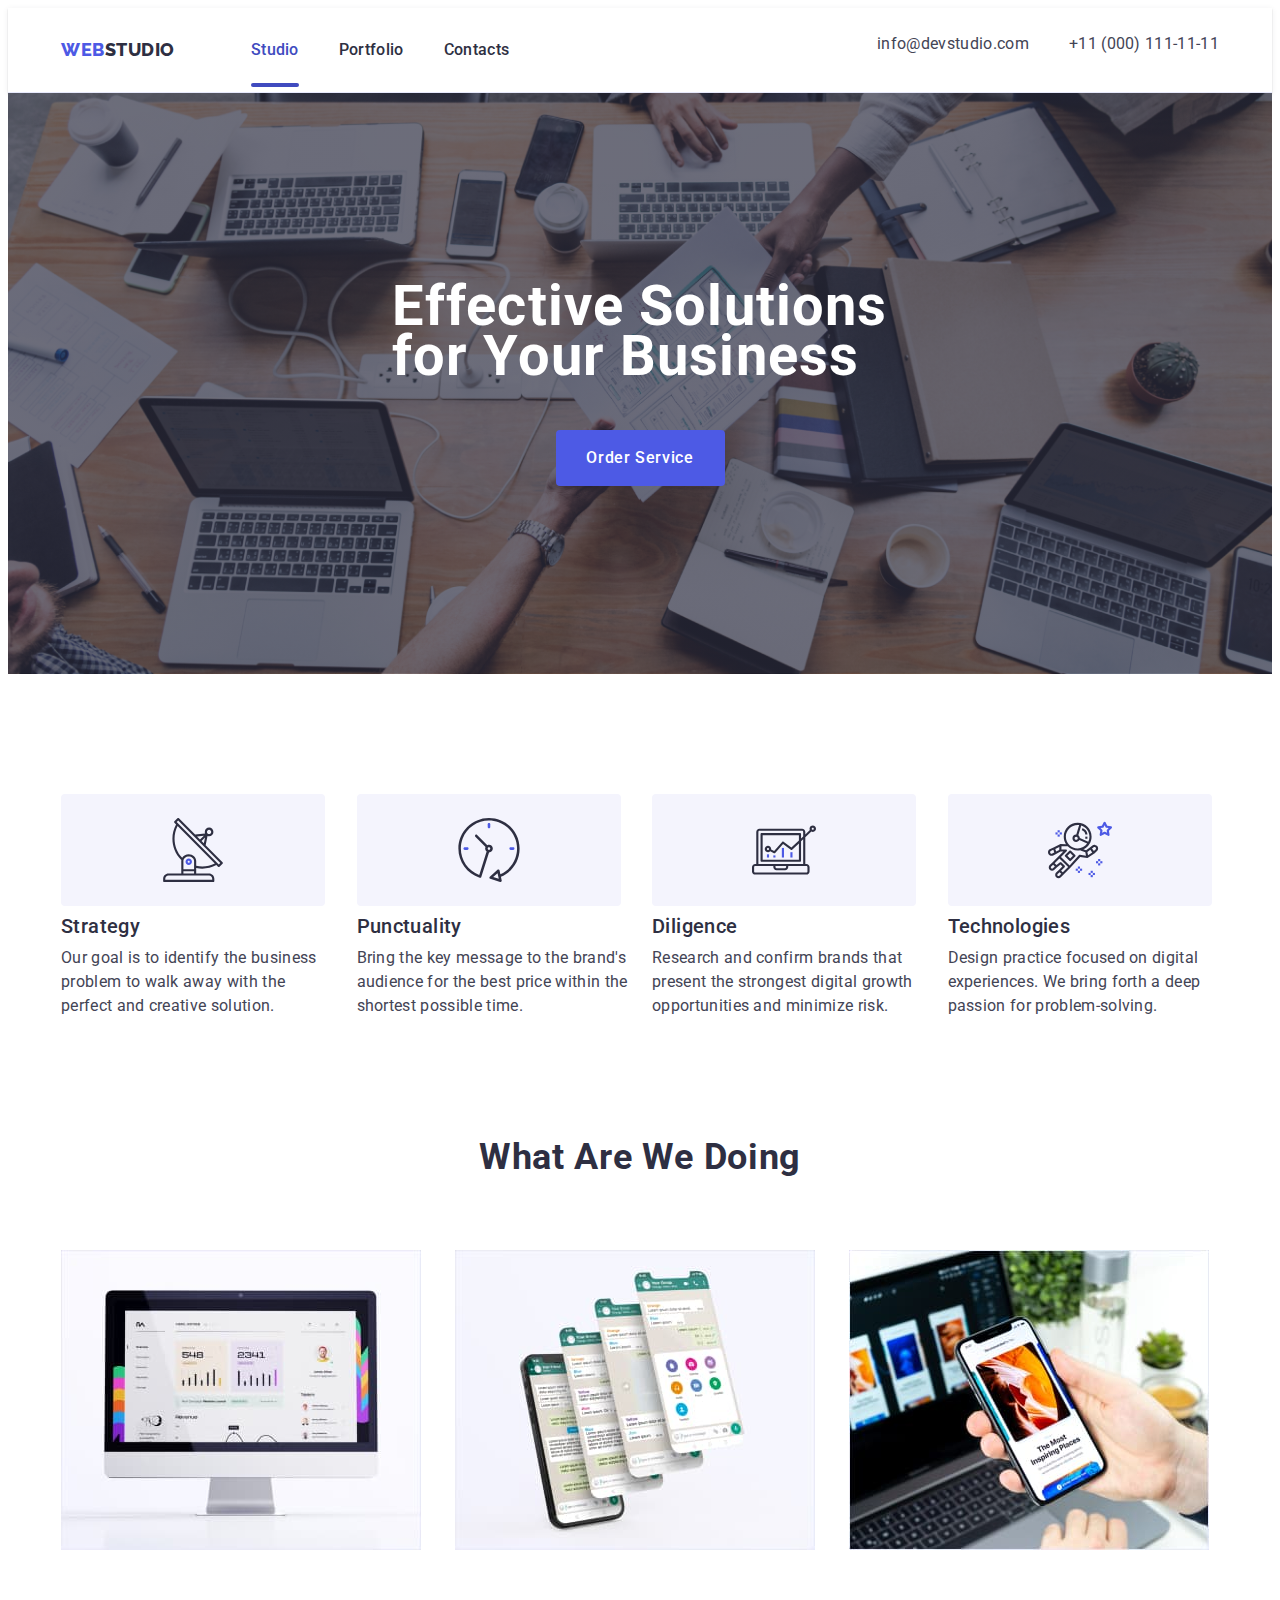
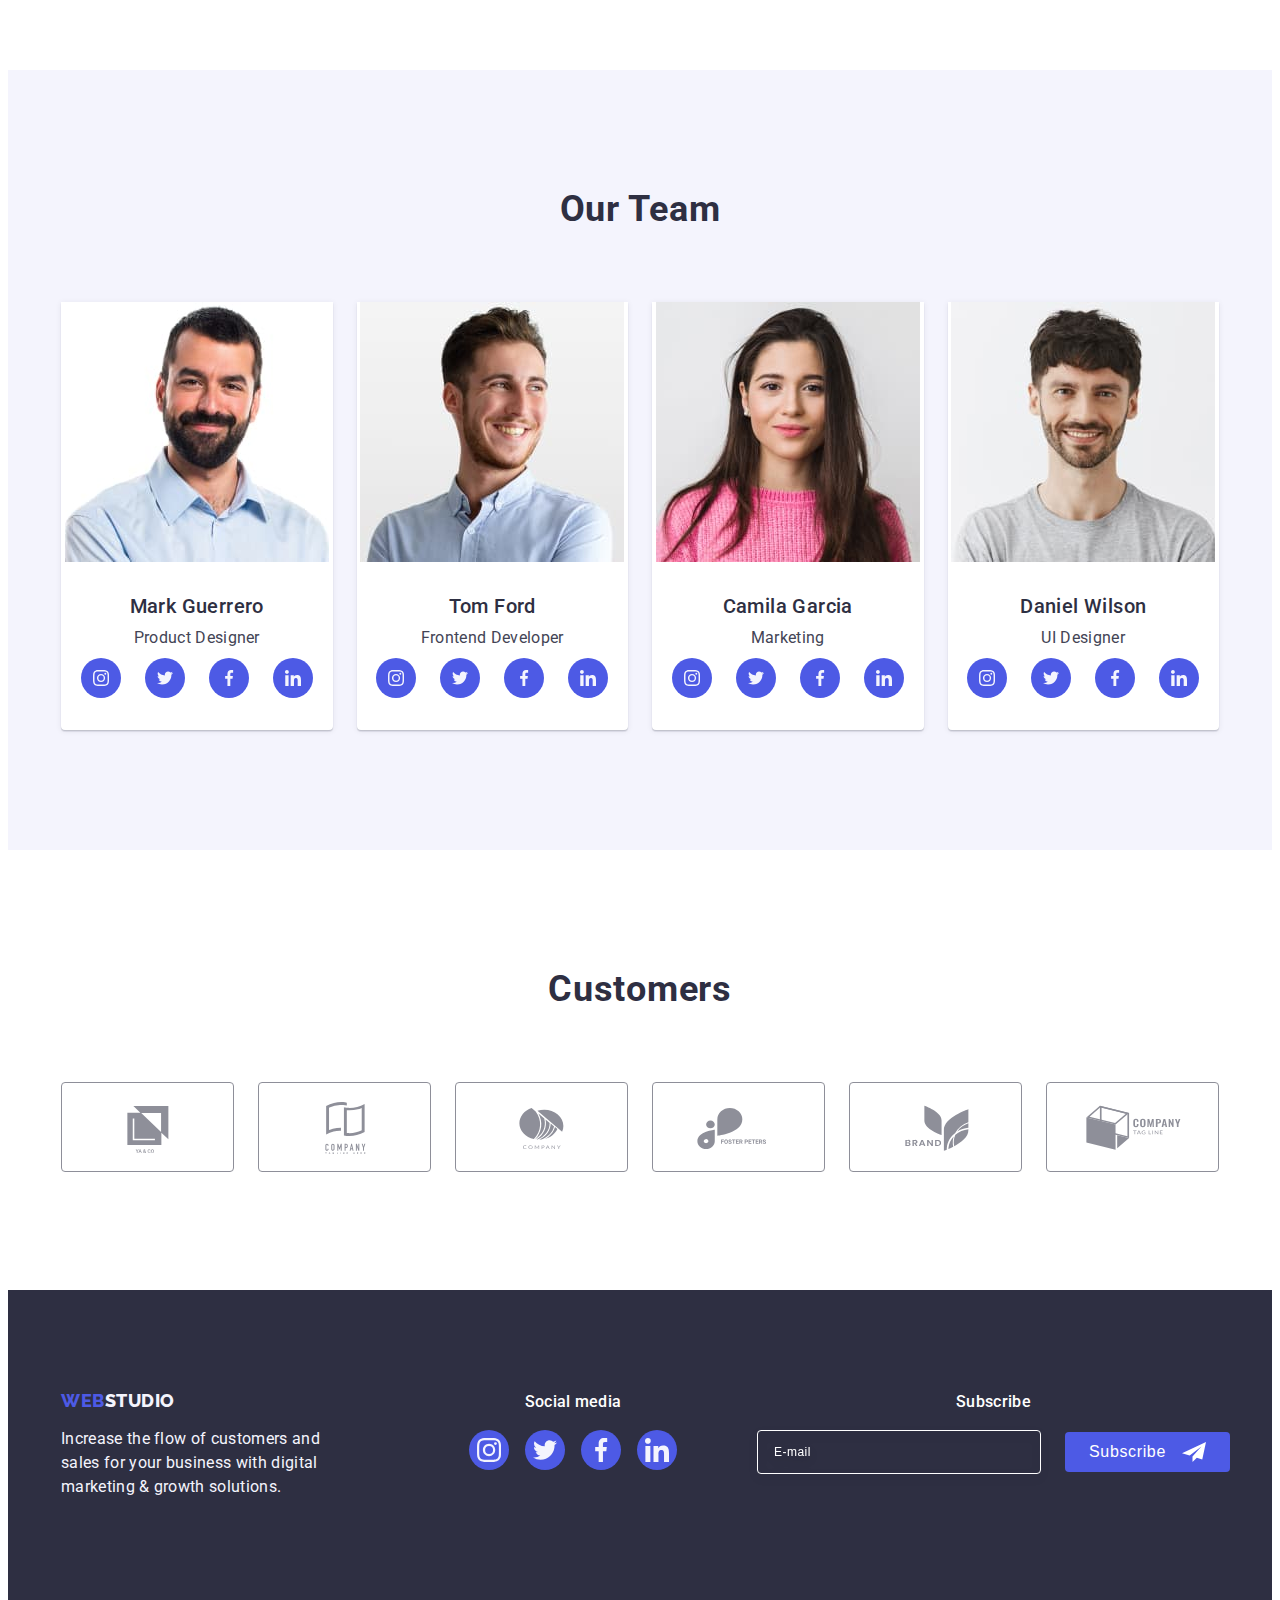
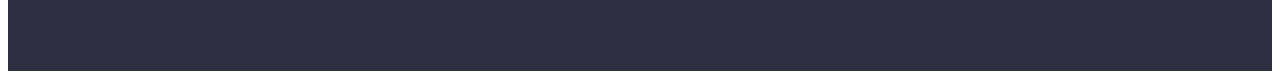
<file: index.html>
<!DOCTYPE html>
<html lang="en">

<head>
    <meta charset="UTF-8">
    <meta name="viewport" content="width=device-width, initial-scale=1.0">
    <title>WebStudio</title>
    <link rel="preconnect" href="https://fonts.googleapis.com">
    <link rel="preconnect" href="https://fonts.gstatic.com" crossorigin>
    <link
        href="https://fonts.googleapis.com/css2?family=Raleway:wght@800&family=Roboto:wght@400;500;700;900&display=swap"
        rel="stylesheet">
    <link rel="stylesheet" href="https://cdnjs.cloudflare.com/ajax/libs/modern-normalize/2.0.0/modern-normalize.min.css"
        integrity="sha512-4xo8blKMVCiXpTaLzQSLSw3KFOVPWhm/TRtuPVc4WG6kUgjH6J03IBuG7JZPkcWMxJ5huwaBpOpnwYElP/m6wg=="
        crossorigin="anonymous" referrerpolicy="no-referrer" />
    <link rel="stylesheet" href="./css/style.css">
    <link rel="stylesheet" href="./css/media.css">
</head>

<body>
    <header class="header">
        <div class="container header-container">
            <nav class="header-navigation">
                <a class="header-logo link" href="./portfolio.html">Web<span
                        class="header-logo-accent">Studio</span></a>
                <ul class="header-menu list">
                    <li class="header-menu-item"><a class="header-menu-link link current" href="./index.html">Studio</a>
                    </li>
                    <li class="header-menu-item"><a class="header-menu-link link " href="./portfolio.html">Portfolio</a>
                    </li>
                    <li class="header-menu-item"><a class="header-menu-link link" href="">Contacts</a></li>
                </ul>
            </nav>
            <div class="header-address">
                <ul class="header-address-item list">
                    <li class="header-address-link">
                        <a class="header-address-info link" href="mailto:info@devstudio.com">info@devstudio.com</a>
                    </li>
                    <li class="header-address-link">
                        <a class="header-address-info link" href="tel:+110001111111">+11 (000) 111-11-11</a>
                    </li>
                </ul>
            </div>
            <button type="button" class="menu-open-btn" data-menu-open>
                <svg class="header-icon" width="32" height="22">
                    <use href="./images/icons.svg#icon-menu-hamburger"></use>
                </svg>
            </button>
        </div>
        <div class="mob-menu is-hidden" data-menu>
            <div>
                <button type="button" class="menu-close-btn" data-menu-close>
                    <svg class="modal-icon-close" width="8" height="8">
                        <use href="./images/icons.svg#icon-close-black"></use>
                    </svg>
                </button>
                <nav>
                    <ul class="mob-menu-list list">
                        <li class="mob-menu-item"><a class="mob-menu-link link current" href="./index.html">Studio</a>
                        </li>
                        <li class="mob-menu-item"><a class="mob-menu-link link" href="./portfolio.html">Portfolio</a>
                        </li>
                        <li class="mob-menu-item"><a class="mob-menu-link link" href="">Contacts</a></li>
                    </ul>
                </nav>
            </div>
            <address class="mob-address">
                <ul class="mob-address-item list">
                    <li class="mob-address-link-tel">
                        <a class="mob-address-tel link" href="tel:+110001111111">+11 (000) 111-11-11</a>
                    </li>
                    <li class="mob-address-link">
                        <a class="mob-address-email link" href="mailto:info@devstudio.com">info@devstudio.com</a>
                    </li>
                </ul>
                <ul class="mob-media-list list">
                    <li class="mob-media-icon">
                        <a class="mob-media" href="" aria-label="instagram" target="_blank" rel="no-referrer">
                            <svg class="mob-icon" width="24" height="24">
                                <use href="./images/icons.svg#icon-instagram"></use>
                            </svg>
                        </a>
                    </li>
                    <li class="mob-media-icon">
                        <a class="mob-media" href="" aria-label="twitter" target="_blank" rel="no-referrer">
                            <svg class="mob-icon" width="24" height="24">
                                <use href="./images/icons.svg#icon-twitter"></use>
                            </svg>
                        </a>
                    </li>
                    <li class="mob-media-icon">
                        <a class="mob-media" href="" aria-label="facebook" target="_blank" rel="no-referrer">
                            <svg class="mob-icon" width="24" height="24">
                                <use href="./images/icons.svg#icon-facebook"></use>
                            </svg>
                        </a>
                    </li>
                    <li class="mob-media-icon">
                        <a class="mob-media" href="" aria-label="linkedin" target="_blank" rel="no-referrer">
                            <svg class="mob-icon" width="24" height="24">
                                <use href="./images/icons.svg#icon-linkedin"></use>
                            </svg>
                        </a>
                    </li>
                </ul>
            </address>
        </div>
        </div>
    </header>
    <main>
        <section class="hero">
            <div class="container hero-container">
                <h1 class="hero-title">
                    Effective Solutions
                    for Your Business
                </h1>
                <button type="button" class="hero-btn" data-modal-open>Order Service</button>
            </div>
        </section>
        <section class="advantages">
            <div class="container">
                <h2 class="visually-hidden">Advantages</h2>
                <ul class="advantages-list list">
                    <li class="advantages-item">
                        <div class="advantages-block">
                            <svg class="advantages-item-icon" width="64" height="64">
                                <use href="./images/icons.svg#icon-antenna"></use>
                            </svg>
                        </div>
                        <h3 class="advantages-subtitle">Strategy</h3>
                        <p class="advantages-item-text">
                            Our goal is to identify the business
                            problem to walk away with the perfect and creative solution.
                        </p>
                    </li>
                    <li class="advantages-item">
                        <div class="advantages-block">
                            <svg class="advantages-item-icon" width="64" height="64">
                                <use href="./images/icons.svg#icon-clock"></use>
                            </svg>
                        </div>
                        <h3 class="advantages-subtitle">Punctuality</h3>
                        <p class="advantages-item-text">
                            Bring the key message to the brand's audience for the best price within the shortest
                            possible
                            time.
                        </p>
                    </li>
                    <li class="advantages-item">
                        <div class="advantages-block">
                            <svg class="advantages-item-icon" width="64" height="64">
                                <use href="./images/icons.svg#icon-diagram"></use>
                            </svg>
                        </div>
                        <h3 class="advantages-subtitle">Diligence</h3>
                        <p class="advantages-item-text">
                            Research and confirm brands that present the strongest digital growth opportunities and
                            minimize
                            risk.
                        </p>
                    </li>
                    <li class="advantages-item">
                        <div class="advantages-block">
                            <svg class="advantages-item-icon" width="64" height="64">
                                <use href="./images/icons.svg#icon-astronaut"></use>
                            </svg>
                        </div>
                        <h3 class="advantages-subtitle">Technologies</h3>
                        <p class="advantages-item-text">
                            Design practice focused on digital experiences. We bring forth a deep passion for
                            problem-solving.
                        </p>
                    </li>
                </ul>
            </div>
        </section>
        <section id="wedoing" class="wedoing">
            <div class="container">
                <h2 class="wedoing-title">What are we doing</h2>
                <ul class="wedoing-list list">
                    <li class="wedoing-img">
                        <img srcset="
                           ./images/monitor.jpg 1x,
                           ./images/monitor-2x.jpg 2x" src="./images/monitor.jpg" alt="monitor" width="360"
                            height="300" />
                    </li>
                    <li class="wedoing-img">
                        <img srcset="
                           ./images/tabs.jpg 1x,
                           ./images/tabs-2x.jpg 2x" src="./images/tabs.jpg" alt="tabs" width="360" height="300" />
                    </li>
                    <li class="wedoing-img">
                        <img srcset="
                           ./images/gadgets.jpg 1x,
                           ./images/gadgets-2x.jpg 2x" src="./images/gadgets.jpg" alt="gadgets" width="360"
                            height="300" />
                    </li>
                </ul>
            </div>
        </section>
        <section id="team" class="team">
            <div class="container">
                <h2 class="team-title">Our Team</h2>
                <ul class="team-title-list list">
                    <li class="team-advantages">
                        <img srcset="
                           ./images/mark.jpg 1x,
                           ./images/mark-2x.jpg 2x" src="./images/mark.jpg" alt="Mark Guerrero" class="team-images"
                            width="264" height="260" />
                        <div class="container-team">
                            <h3 class="team-name">Mark Guerrero</h3>
                            <p class="team-profession">Product Designer</p>
                            <ul class="team-media-list list">
                                <li class="team-media-icon">
                                    <a class="team-advantages-media" href="" aria-label="instagram" target="_blank"
                                        rel="no-referrer">
                                        <svg class="team-advantages-icon" width="16" height="16">
                                            <use href="./images/icons.svg#icon-instagram"></use>
                                        </svg>
                                    </a>
                                </li>
                                <li class="team-media-icon">
                                    <a class="team-advantages-media" href="" aria-label="twitter" target="_blank"
                                        rel="no-referrer">
                                        <svg class="team-advantages-icon" width="16" height="16">
                                            <use href="./images/icons.svg#icon-twitter"></use>
                                        </svg>
                                    </a>
                                </li>
                                <li class="team-media-icon">
                                    <a class="team-advantages-media" href="" aria-label="facebook" target="_blank"
                                        rel="no-referrer">
                                        <svg class="team-advantages-icon" width="16" height="16">
                                            <use href="./images/icons.svg#icon-facebook"></use>
                                        </svg>
                                    </a>
                                </li>
                                <li class="team-media-icon">
                                    <a class="team-advantages-media" href="" aria-label="linkedin" target="_blank"
                                        rel="no-referrer">
                                        <svg class="team-advantages-icon" width="16" height="16">
                                            <use href="./images/icons.svg#icon-linkedin"></use>
                                        </svg>
                                    </a>
                                </li>
                            </ul>
                        </div>
                    </li>
                    <li class="team-advantages">
                        <img srcset="
                           ./images/tom.jpg 1x,
                           ./images/tom-2x.jpg 2x" src="./images/tom.jpg" alt="Tom Ford" class="team-images"
                            width="264" height="260" />
                        <div class="container-team">
                            <h3 class="team-name">Tom Ford</h3>
                            <p class="team-profession">Frontend Developer</p>
                            <ul class="team-media-list list">
                                <li class="team-media-icon">
                                    <a class="team-advantages-media" href="" aria-label="instagram" target="_blank"
                                        rel="no-referrer">
                                        <svg class="team-advantages-icon" width="16">
                                            <use href="./images/icons.svg#icon-instagram"></use>
                                        </svg>
                                    </a>
                                </li>
                                <li class="team-media-icon">
                                    <a class="team-advantages-media" href="" aria-label="twitter" target="_blank"
                                        rel="no-referrer">
                                        <svg class="team-advantages-icon" width="16">
                                            <use href="./images/icons.svg#icon-twitter"></use>
                                        </svg>
                                    </a>
                                </li>
                                <li class="team-media-icon">
                                    <a class="team-advantages-media" href="" aria-label="facebook" target="_blank"
                                        rel="no-referrer">
                                        <svg class="team-advantages-icon" width="16">
                                            <use href="./images/icons.svg#icon-facebook"></use>
                                        </svg>
                                    </a>
                                </li>
                                <li class="team-media-icon">
                                    <a class="team-advantages-media" href="" aria-label="linkedin" target="_blank"
                                        rel="no-referrer">
                                        <svg class="team-advantages-icon" width="16">
                                            <use href="./images/icons.svg#icon-linkedin"></use>
                                        </svg>
                                    </a>
                                </li>
                            </ul>
                        </div>
                    </li>
                    <li class="team-advantages">
                        <img srcset="
                           ./images/camila.jpg 1x,
                           ./images/camila-2x.jpg 2x" src="./images/camila.jpg" alt="Camila Garcia" class="team-images"
                            width="264" height="260" />
                        <div class="container-team">
                            <h3 class="team-name">Camila Garcia</h3>
                            <p class="team-profession">Marketing</p>
                            <ul class="team-media-list list">
                                <li class="team-media-icon">
                                    <a class="team-advantages-media" href="" aria-label="instagram" target="_blank"
                                        rel="no-referrer">
                                        <svg class="team-advantages-icon" width="16" height="16">
                                            <use href="./images/icons.svg#icon-instagram"></use>
                                        </svg>
                                    </a>
                                </li>
                                <li class="team-media-icon">
                                    <a class="team-advantages-media" href="" aria-label="twitter" target="_blank"
                                        rel="no-referrer">
                                        <svg class="team-advantages-icon" width="16" height="16">
                                            <use href="./images/icons.svg#icon-twitter"></use>
                                        </svg>
                                    </a>
                                </li>
                                <li class="team-media-icon">
                                    <a class="team-advantages-media" href="" aria-label="facebook" target="_blank"
                                        rel="no-referrer">
                                        <svg class="team-advantages-icon" width="16" height="16">
                                            <use href="./images/icons.svg#icon-facebook"></use>
                                        </svg>
                                    </a>
                                </li>
                                <li class="team-media-icon">
                                    <a class="team-advantages-media" href="" aria-label="linkedin" target="_blank"
                                        rel="no-referrer">
                                        <svg class="team-advantages-icon" width="16" height="16">
                                            <use href="./images/icons.svg#icon-linkedin"></use>
                                        </svg>
                                    </a>
                                </li>
                            </ul>
                        </div>
                    </li>
                    <li class="team-advantages">
                        <img srcset="
                           ./images/daniel.jpg 1x,
                           ./images/daniel-2x.jpg 2x" src="./images/daniel.jpg" alt="Daniel Wilson" class="team-images"
                            width="264" height="260" />
                        <div class="container-team">
                            <h3 class="team-name">Daniel Wilson</h3>
                            <p class="team-profession">UI Designer</p>
                            <ul class="team-media-list list">
                                <li class="team-media-icon">
                                    <a class="team-advantages-media" href="" aria-label="instagram" target="_blank"
                                        rel="no-referrer">
                                        <svg class="team-advantages-icon" width="16" height="16">
                                            <use href="./images/icons.svg#icon-instagram"></use>
                                        </svg>
                                    </a>
                                </li>
                                <li class="team-media-icon">
                                    <a class="team-advantages-media" href="" aria-label="twitter" target="_blank"
                                        rel="no-referrer">
                                        <svg class="team-advantages-icon" width="16" height="16">
                                            <use href="./images/icons.svg#icon-twitter"></use>
                                        </svg>
                                    </a>
                                </li>
                                <li class="team-media-icon">
                                    <a class="team-advantages-media" href="" aria-label="facebook" target="_blank"
                                        rel="no-referrer">
                                        <svg class="team-advantages-icon" width="16" height="16">
                                            <use href="./images/icons.svg#icon-facebook"></use>
                                        </svg>
                                    </a>
                                </li>
                                <li class="team-media-icon">
                                    <a class="team-advantages-media" href="" aria-label="linkedin" target="_blank"
                                        rel="no-referrer">
                                        <svg class="team-advantages-icon" width="16" height="16">
                                            <use href="./images/icons.svg#icon-linkedin"></use>
                                        </svg>
                                    </a>
                                </li>
                            </ul>
                        </div>
                    </li>
                </ul>
            </div>
        </section>
        <section class="companies">
            <div class="container">
                <h2 class="companies-title">Customers</h2>
                <ul class="companies-title-list list">
                    <li class="companies-list">
                        <a class="companies-list-icon" href="" aria-label="linkedin" target="_blank" rel="no-referrer">
                            <svg class="companies-icon" width="110" height="56">
                                <use href="./images/icons.svg#icon-client1"></use>
                            </svg>
                        </a>
                    </li>
                    <li class="companies-list">
                        <a class="companies-list-icon" href="" aria-label="linkedin" target="_blank" rel="no-referrer">
                            <svg class="companies-icon" width="110" height="56">
                                <use href="./images/icons.svg#icon-client2"></use>
                            </svg>
                        </a>
                    </li>
                    <li class="companies-list">
                        <a class="companies-list-icon" href="" aria-label="linkedin" target="_blank" rel="no-referrer">
                            <svg class="companies-icon" width="110" height="56">
                                <use href="./images/icons.svg#icon-client3"></use>
                            </svg>
                        </a>
                    </li>
                    <li class="companies-list">
                        <a class="companies-list-icon" href="" aria-label="linkedin" target="_blank" rel="no-referrer">
                            <svg class="companies-icon" width="110" height="56">
                                <use href="./images/icons.svg#icon-client4"></use>
                            </svg>
                        </a>
                    </li>
                    <li class="companies-list">
                        <a class="companies-list-icon" href="" aria-label="linkedin" target="_blank" rel="no-referrer">
                            <svg class="companies-icon" width="110" height="56">
                                <use href="./images/icons.svg#icon-client5"></use>
                            </svg>
                        </a>
                    </li>
                    <li class="companies-list">
                        <a class="companies-list-icon" href="" aria-label="linkedin" target="_blank" rel="no-referrer">
                            <svg class="companies-icon" width="110" height="56">
                                <use href="./images/icons.svg#icon-client6"></use>
                            </svg>
                        </a>
                    </li>
                </ul>
            </div>
        </section>
    </main>
    <footer id="footer" class="footer">
        <div class="container footer-cotainer">
            <div class="footer-cotainer-logo">
                <a class="footer-logo link" href="./index.html">Web<span class="footer-logo-accent">Studio</span></a>
                <p class="footer-text">
                    Increase the flow of customers and sales for your business with digital marketing & growth
                    solutions.
                </p>
            </div>
            <div class="footer-media">
                <p class="footer-media-title">Social media</p>
                <ul class="footer-media-list list">
                    <li class="footer-media-social">
                        <a class="footer-media-link link" href="" aria-label="instagram" target="_blank"
                            rel="no-referrer">
                            <svg class="footer-media-icon" width="24" height="24">
                                <use href="./images/icons.svg#icon-instagram"></use>
                            </svg>
                        </a>
                    </li>
                    <li class="footer-media-social">
                        <a class="footer-media-link link" href="" aria-label="twitter" target="_blank"
                            rel="no-referrer">
                            <svg class="footer-media-icon" width="24" height="24">
                                <use href="./images/icons.svg#icon-twitter"></use>
                            </svg>
                        </a>
                    </li>
                    <li class="footer-media-social">
                        <a class="footer-media-link link" href="" aria-label="facebook" target="_blank"
                            rel="no-referrer">
                            <svg class="footer-media-icon" width="24" height="24">
                                <use href="./images/icons.svg#icon-facebook"></use>
                            </svg>
                        </a>
                    </li>
                    <li class="footer-media-social">
                        <a class="footer-media-link link" href="" aria-label="linkedin" target="_blank"
                            rel="no-referrer">
                            <svg class="footer-media-icon" width="24" height="24">
                                <use href="./images/icons.svg#icon-linkedin"></use>
                            </svg>
                        </a>
                    </li>
                </ul>
            </div>
            <div class="footer-bottom">
                <p class="footer-subscribe">Subscribe</p>
                <form class="footer-form">
                    <label aria-label="email" class="footer-label">
                        <input type="email" name="footer-email" class="footer-input" placeholder="E-mail" />
                    </label>
                    <button type="submit" class="footer-form-btn">Subscribe
                        <svg class="footer-telegram" width="24" height="24">
                            <use href="./images/icons.svg#icon-telegram"></use>
                        </svg>
                    </button>
                </form>
            </div>
        </div>
    </footer>
    <div class="backdrop is-hidden" data-modal>
        <div class="modal">
            <button type="button" class="modal-close-btn" data-modal-close>
                <svg class="modal-icon-close" width="8" height="8">
                    <use href="./images/icons.svg#icon-close-black"></use>
                </svg>
            </button>
            <p class="modal-title">Leave your contacts and we will call you back</p>
            <form class="modal-form">
                <div class="modal-field">
                    <label for="user-name" class="input-label">Name</label>
                    <div class="input-wrap">
                        <input type="text" name="user-name" id="user-name" class="modal-input" placeholder=""
                            required />
                        <svg class="modal-input-icon" width="18" height="24">
                            <use href="./images/icons.svg#icon-person"></use>
                        </svg>
                    </div>
                </div>
                <div class="modal-field">
                    <label for="user-phone" class="input-label">Phone</label>
                    <div class="input-wrap">
                        <input type="tel" name="user-phone" id="user-phone" class="modal-input" placeholder=""
                            required />
                        <svg class="modal-input-icon" width="18" height="24">
                            <use href="./images/icons.svg#icon-phone"></use>
                        </svg>
                    </div>
                </div>
                <div class="modal-field">
                    <label for="user-email" class="input-label">Email</label>
                    <div class="input-wrap">
                        <input type="email" name="user-email" id="user-email" class="modal-input" placeholder="" />
                        <svg class="modal-input-icon" width="18" height="24">
                            <use href="./images/icons.svg#icon-email"></use>
                        </svg>
                    </div>
                </div>
                <div class="modal-field-comment">
                    <label for="user-comment" class="input-label">Comment</label>
                    <textarea name="user-comment" id="user-comment" class="modal-textarea"
                        placeholder="Text input"></textarea>
                </div>
                <div class="modal-check">
                    <input type="checkbox" name="user-privacy" id="user-privacy" value="true"
                        class="modal-check visually-hidden" />
                    <label for="user-privacy" class="check-text">
                        <span class="modal-icon-click">
                            <svg class="check-icon" width="10" height="8">
                                <use href="./images/icons.svg#icon-checked"></use>
                            </svg>
                        </span> I accept the terms and conditions of the
                        <a href="" class="privacy-link">Privacy Policy</a>
                    </label>
                </div>
                <button type="submit" class="modal-form-btn" disabled>Send</button>
            </form>
        </div>
    </div>
    <script src="./js/modal.js"></script>
    <script src="./js/menu.js"></script>
</body>

</html>
</file>
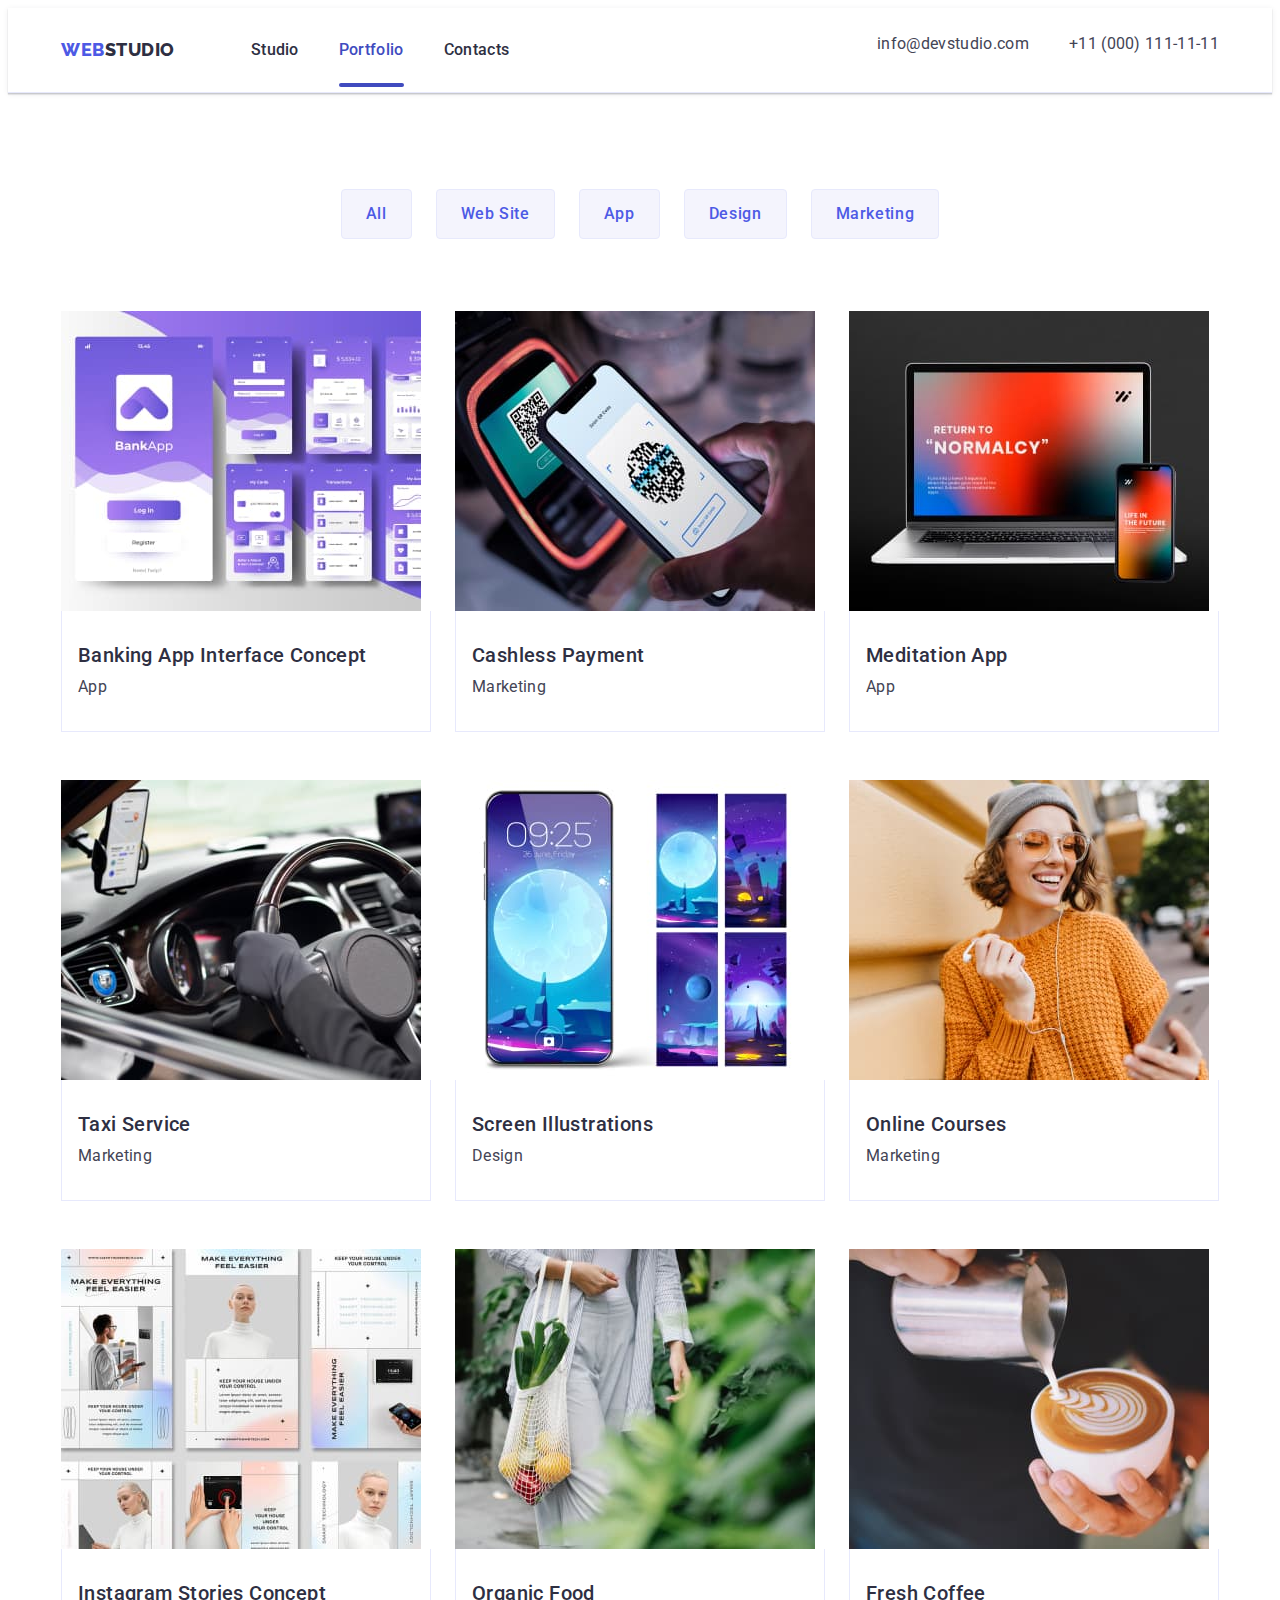
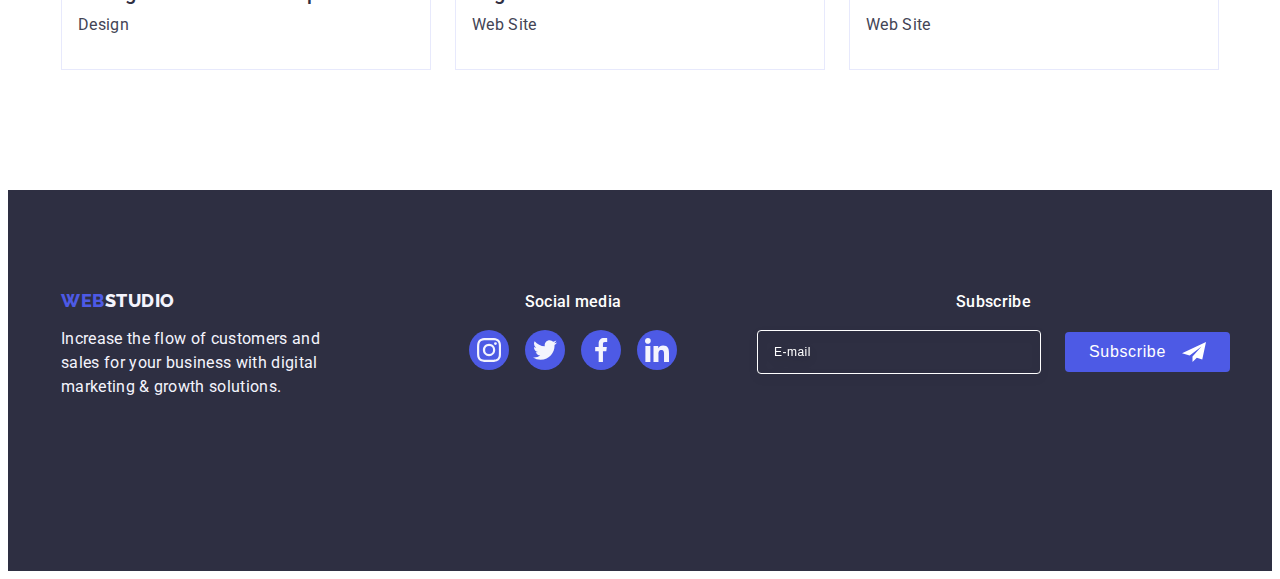
<file: portfolio.html>
<!DOCTYPE html>
<html lang="en">

<head>
    <meta charset="UTF-8">
    <meta name="viewport" content="width=device-width, initial-scale=1.0">
    <title>portfolio</title>
    <link rel="preconnect" href="https://fonts.googleapis.com">
    <link rel="preconnect" href="https://fonts.gstatic.com" crossorigin>
    <link
        href="https://fonts.googleapis.com/css2?family=Raleway:wght@800&family=Roboto:wght@400;500;700;900&display=swap"
        rel="stylesheet">
    <link rel="stylesheet" href="https://cdnjs.cloudflare.com/ajax/libs/modern-normalize/2.0.0/modern-normalize.min.css"
        integrity="sha512-4xo8blKMVCiXpTaLzQSLSw3KFOVPWhm/TRtuPVc4WG6kUgjH6J03IBuG7JZPkcWMxJ5huwaBpOpnwYElP/m6wg=="
        crossorigin="anonymous" referrerpolicy="no-referrer" />
    <link rel="stylesheet" href="./css/style.css">
    <link rel="stylesheet" href="./css/media.css">
</head>

<body>
    <header class="header">
        <div class="container header-container">
            <nav class="header-navigation">
                <a class="header-logo link" href="./portfolio.html">Web<span
                        class="header-logo-accent">Studio</span></a>
                <ul class="header-menu list">
                    <li class="header-menu-item"><a class="header-menu-link link " href="./index.html">Studio</a>
                    </li>
                    <li class="header-menu-item"><a class="header-menu-link link current"
                            href="./portfolio.html">Portfolio</a>
                    </li>
                    <li class="header-menu-item"><a class="header-menu-link link" href="">Contacts</a></li>
                </ul>
            </nav>
            <address class="header-address">
                <ul class="header-address-item list">
                    <li class="header-address-link">
                        <a class="header-address-info link" href="mailto:info@devstudio.com">info@devstudio.com</a>
                    </li>
                    <li class="header-address-link">
                        <a class="header-address-info link" href="tel:+110001111111">+11 (000) 111-11-11</a>
                    </li>
                </ul>
            </address>
            <button type="button" class="menu-open-btn" data-menu-open>
                <svg class="header-icon" width="32" height="22">
                    <use href="./images/icons.svg#icon-menu-hamburger"></use>
                </svg>
            </button>
        </div>
        <div class="mob-menu is-hidden" data-menu>
            <div>
                <button type="button" class="menu-close-btn" data-menu-close>
                    <svg class="modal-icon-close" width="8" height="8">
                        <use href="./images/icons.svg#icon-close-black"></use>
                    </svg>
                </button>
                <ul class="mob-menu-list list">
                    <li class="mob-menu-item"><a class="mob-menu-link link current" href="./index.html">Studio</a>
                    </li>
                    <li class="mob-menu-item"><a class="mob-menu-link link" href="./portfolio.html">Portfolio</a>
                    </li>
                    <li class="mob-menu-item"><a class="mob-menu-link link" href="">Contacts</a></li>
                </ul>
            </div>
            <div class="mob-address">
                <ul class="mob-address-item list">
                    <li class="mob-address-link-tel">
                        <a class="mob-address-tel link" href="tel:+110001111111">+11 (000) 111-11-11</a>
                    </li>
                    <li class="mob-address-link">
                        <a class="mob-address-email link" href="mailto:info@devstudio.com">info@devstudio.com</a>
                    </li>
                </ul>
                <ul class="mob-media-list list">
                    <li class="mob-media-icon">
                        <a class="mob-media" href="" aria-label="instagram" target="_blank" rel="no-referrer">
                            <svg class="mob-icon" width="24" height="24">
                                <use href="./images/icons.svg#icon-instagram"></use>
                            </svg>
                        </a>
                    </li>
                    <li class="mob-media-icon">
                        <a class="mob-media" href="" aria-label="twitter" target="_blank" rel="no-referrer">
                            <svg class="mob-icon" width="24" height="24">
                                <use href="./images/icons.svg#icon-twitter"></use>
                            </svg>
                        </a>
                    </li>
                    <li class="mob-media-icon">
                        <a class="mob-media" href="" aria-label="facebook" target="_blank" rel="no-referrer">
                            <svg class="mob-icon" width="24" height="24">
                                <use href="./images/icons.svg#icon-facebook"></use>
                            </svg>
                        </a>
                    </li>
                    <li class="mob-media-icon">
                        <a class="mob-media" href="" aria-label="linkedin" target="_blank" rel="no-referrer">
                            <svg class="mob-icon" width="24" height="24">
                                <use href="./images/icons.svg#icon-linkedin"></use>
                            </svg>
                        </a>
                    </li>
                </ul>
            </div>
        </div>
    </header>
    <main>
        <section class="menu">
            <div class="container">
                <h1 class="visually-hidden">menu</h1>
                <ul class="menu-list list">
                    <li class="menu-list-button link">
                        <button type="button" class="menu-button-link">All</button>
                    </li>
                    <li class="menu-list-button">
                        <button type="button" class="menu-button-link">Web Site</button>
                    </li>
                    <li class="menu-list-button">
                        <button type="button" class="menu-button-link">App</button>
                    </li>
                    <li class="menu-list-button">
                        <button type="button" class="menu-button-link">Design</button>
                    </li>
                    <li class="menu-list-button">
                        <button type="button" class="menu-button-link">Marketing</button>
                    </li>
                </ul>
                <ul class="options list">
                    <li class="options-list">
                        <a class="link-picture link" href="">
                            <div class="options-list-picture">
                                <img src="./images/bankapp.jpg" alt="bankapp" width="360" height="300" />
                                <p class="options-cover-text">
                                    14 Stylish and User-Friendly App Design Concepts · Task Manager App · Calorie
                                    Tracker App · Exotic Fruit
                                    Ecommerce
                                    App ·
                                    Cloud Storage App
                                </p>
                            </div>
                            <div class="options-header">
                                <h2 class="options-list-head">Banking App Interface Concept</h2>
                                <p class="options-list-function">App</p>
                            </div>
                        </a>
                    </li>
                    <li class="options-list">
                        <a class="link-picture link" href="">
                            <div class="options-list-picture">
                                <img src="./images/qrcode.jpg" alt="code" width="360" height="300" />
                                <p class="options-cover-text">
                                    14 Stylish and User-Friendly App Design Concepts · Task Manager App · Calorie
                                    Tracker App · Exotic Fruit
                                    Ecommerce
                                    App ·
                                    Cloud Storage App
                                </p>
                            </div>
                            <div class="options-header">
                                <h2 class="options-list-head">Cashless Payment</h2>
                                <p class="options-list-function">Marketing</p>
                            </div>
                        </a>
                    </li>
                    <li class="options-list">
                        <a class="link-picture link" href="">
                            <div class="options-list-picture">
                                <img src="./images/gadgets2.jpg" alt="gadgets2" width="360" height="300" />
                                <p class="options-cover-text">
                                    14 Stylish and User-Friendly App Design Concepts · Task Manager App · Calorie
                                    Tracker App · Exotic Fruit
                                    Ecommerce
                                    App ·
                                    Cloud Storage App
                                </p>
                            </div>
                            <div class="options-header">
                                <h2 class="options-list-head">Meditation App</h2>
                                <p class="options-list-function">App</p>
                            </div>
                        </a>
                    </li>
                    <li class="options-list">
                        <a class="link-picture link" href="">
                            <div class="options-list-picture">
                                <img src="./images/wheel.jpg" alt="wheel" width="360" height="300" />
                                <p class="options-cover-text">
                                    14 Stylish and User-Friendly App Design Concepts · Task Manager App · Calorie
                                    Tracker App · Exotic Fruit
                                    Ecommerce
                                    App ·
                                    Cloud Storage App
                                </p>
                            </div>
                            <div class="options-header">
                                <h2 class="options-list-head">Taxi Service</h2>
                                <p class="options-list-function">Marketing</p>
                            </div>
                        </a>
                    </li>
                    <li class="options-list">
                        <a class="link-picture link" href="">
                            <div class="options-list-picture">
                                <img src="./images/themes.jpg" alt="themes" width="360" height="300" />
                                <p class="options-cover-text">
                                    14 Stylish and User-Friendly App Design Concepts · Task Manager App · Calorie
                                    Tracker App · Exotic Fruit
                                    Ecommerce
                                    App ·
                                    Cloud Storage App
                                </p>
                            </div>
                            <div class="options-header">
                                <h2 class="options-list-head">Screen Illustrations</h2>
                                <p class="options-list-function">Design</p>
                            </div>
                        </a>
                    </li>
                    <li class="options-list">
                        <a class="link-picture link" href="">
                            <div class="options-list-picture">
                                <img src="./images/woman.jpg" alt="woman" width="360" height="300" />
                                <p class="options-cover-text">
                                    14 Stylish and User-Friendly App Design Concepts · Task Manager App · Calorie
                                    Tracker App · Exotic Fruit
                                    Ecommerce
                                    App ·
                                    Cloud Storage App
                                </p>
                            </div>
                            <div class="options-header">
                                <h2 class="options-list-head">Online Courses</h2>
                                <p class="options-list-function">Marketing</p>
                            </div>
                        </a>
                    </li>
                    <li class="options-list">
                        <a class="link-picture link" href="">
                            <div class="options-list-picture">
                                <img src="./images/instagramstories.jpg" alt="instagramstories" width="360"
                                    height="300" />
                                <p class="options-cover-text">
                                    14 Stylish and User-Friendly App Design Concepts · Task Manager App · Calorie
                                    Tracker App · Exotic Fruit
                                    Ecommerce
                                    App ·
                                    Cloud Storage App
                                </p>
                            </div>
                            <div class="options-header">
                                <h2 class="options-list-head">Instagram Stories Concept</h2>
                                <p class="options-list-function">Design</p>
                            </div>
                        </a>
                    </li>
                    <li class="options-list">
                        <a class="link-picture link" href="">
                            <div class="options-list-picture">
                                <img src="./images/products.jpg" alt="products" width="360" height="300" />
                                <p class="options-cover-text">
                                    14 Stylish and User-Friendly App Design Concepts · Task Manager App · Calorie
                                    Tracker App · Exotic Fruit
                                    Ecommerce
                                    App ·
                                    Cloud Storage App
                                </p>
                            </div>
                            <div class="options-header">
                                <h2 class="options-list-head">Organic Food</h2>
                                <p class="options-list-function">Web Site</p>
                            </div>
                        </a>
                    </li>
                    <li class="options-list">
                        <a class="link-picture link" href="">
                            <div class="options-list-picture">
                                <img src="./images/latte.jpg" alt="latte" width="360" height="300" />
                                <p class="options-cover-text">
                                    14 Stylish and User-Friendly App Design Concepts · Task Manager App · Calorie
                                    Tracker App · Exotic Fruit
                                    Ecommerce
                                    App ·
                                    Cloud Storage App
                                </p>
                            </div>
                            <div class="options-header">
                                <h2 class="options-list-head">Fresh Coffee</h2>
                                <p class="options-list-function">Web Site</p>
                            </div>
                        </a>
                    </li>
                </ul>
            </div>
        </section>
    </main>
    <footer id="footer" class="footer">
        <div class="container footer-cotainer">
            <div class="footer-cotainer-logo">
                <a class="footer-logo link" href="./index.html">Web<span class="footer-logo-accent">Studio</span></a>
                <p class="footer-text">
                    Increase the flow of customers and sales for your business with digital marketing & growth
                    solutions.
                </p>
            </div>
            <div class="footer-media">
                <p class="footer-media-title">Social media</p>
                <ul class="footer-media-list list">
                    <li class="footer-media-social">
                        <a class="footer-media-link link" href="" aria-label="instagram" target="_blank"
                            rel="no-referrer">
                            <svg class="footer-media-icon" width="24" height="24">
                                <use href="./images/icons.svg#icon-instagram"></use>
                            </svg>
                        </a>
                    </li>
                    <li class="footer-media-social">
                        <a class="footer-media-link link" href="" aria-label="twitter" target="_blank"
                            rel="no-referrer">
                            <svg class="footer-media-icon" width="24" height="24">
                                <use href="./images/icons.svg#icon-twitter"></use>
                            </svg>
                        </a>
                    </li>
                    <li class="footer-media-social">
                        <a class="footer-media-link link" href="" aria-label="facebook" target="_blank"
                            rel="no-referrer">
                            <svg class="footer-media-icon" width="24" height="24">
                                <use href="./images/icons.svg#icon-facebook"></use>
                            </svg>
                        </a>
                    </li>
                    <li class="footer-media-social">
                        <a class="footer-media-link link" href="" aria-label="linkedin" target="_blank"
                            rel="no-referrer">
                            <svg class="footer-media-icon" width="24" height="24">
                                <use href="./images/icons.svg#icon-linkedin"></use>
                            </svg>
                        </a>
                    </li>
                </ul>
            </div>
            <div class="footer-bottom">
                <p class="footer-subscribe">Subscribe</p>
                <form class="footer-form">
                    <label aria-label="email" class="footer-label">
                        <input type="email" name="footer-email" class="footer-input" placeholder="E-mail" />
                    </label>
                    <button type="submit" class="footer-form-btn">Subscribe
                        <svg class="footer-telegram" width="24" height="24">
                            <use href="./images/icons.svg#icon-telegram"></use>
                        </svg>
                    </button>
                </form>
            </div>
        </div>
    </footer>
</body>

</html>
</file>
<file: css/style.css>
:root {
  --accent-color: #4d5ae5;
  --main-color: #2e2f42;
  --color-white: #f4f4fd;
  --color-blau: #404bbf;
  --color-text: #434455;
  --color-border: #e7e9fc;
  --color-icon: #8e8f99;
  --color-paragraph: #ffffff;
}

p,
h1,
h2,
h3,
h4,
h5,
h6 {
  margin-top: 0;
  margin-bottom: 0;
}

ul,
ol {
  margin-top: 0;
  margin-bottom: 0;
  padding-left: 0;
}

body {
  font-family: "Roboto", sans-serif;
  color: #434455;
  background-color: #ffffff;
}

img {
  display: block;
  max-width: 100%;
  height: auto;
}

.container {
  width: 100%;
  padding-right: 15px;
  padding-left: 15px;
  margin: 0 auto;
}

.visually-hidden {
  position: absolute;
  width: 1px;
  height: 1px;
  margin: -1px;
  border: 0;
  padding: 0;
  white-space: nowrap;
  clip-path: inset(100%);
  clip: rect(0 0 0 0);
  overflow: hidden;
}

.link {
  text-decoration: none;
}

.list {
  list-style-type: none;
}

.no-scroll {
  overflow: hidden;
}

/*--------------HEADER-----------------*/

.header {
  border-bottom: 1px solid #e7e9fc;
  box-shadow: 0px 2px 1px rgba(46, 47, 66, 0.08),
    0px 1px 1px rgba(46, 47, 66, 0.16), 0px 1px 6px rgba(46, 47, 66, 0.08);
}

.header-logo {
  color: var(--accent-color);
  font-size: 18px;
  font-family: Raleway, sans-serif;
  font-weight: 800;
  line-height: 1.17;
  letter-spacing: 0.03em;
  text-transform: uppercase;
  padding: 24px 0;
  margin-right: 0;
}

.header-logo-accent {
  color: var(--main-color);
}

.header-container {
  display: flex;
  align-items: center;
  justify-content: space-between;
}

.header-navigation {
  display: flex;
  align-items: center;
}

.header-menu {
  display: none;
}

.header-address-item {
  display: none;
}

.header-icon {
  margin: 0 auto;
}

.menu-open-btn {
  min-height: 24px;
  min-width: 24px;
  display: flex;
  align-items: center;
  justify-content: center;
  margin: 0;
  padding: 0;
  background-color: transparent;
  cursor: pointer;
  border: none;
  border-radius: 50%;
  outline: none;
}

.mob-menu {
  position: fixed;
  top: 0;
  left: 0;
  background-color: var(--color-paragraph);
  width: 100vw;
  height: 100vh;
  z-index: 2;
  padding: 80px 40px 40px 40px;
  display: flex;
  flex-direction: column;
  justify-content: space-between;
}

.menu-close-btn {
  display: flex;
  justify-content: center;
  align-items: center;
  margin-left: auto;
  background: transparent;
  width: 24px;
  height: 24px;
  border-radius: 50%;
  background-color: var(--color-border);
  border: 1px solid rgba(0, 0, 0, 0.1);
  padding: 0;
  position: absolute;
  top: 24px;
  right: 24px;
  cursor: pointer;
  transition: background-color 250ms cubic-bezier(0.4, 0, 0.2, 1),
    border 250ms cubic-bezier(0.4, 0, 0.2, 1);
}

.mob-menu-item:not(:last-child) {
  margin-bottom: 40px;
}

.mob-menu-link {
  color: var(--main-color);
  font-size: 36px;
  font-weight: 700;
  line-height: 1.11;
  letter-spacing: 0.02em;
  text-transform: capitalize;
}

.mob-menu-link:hover,
.mob-menu-link:focus {
  color: var(--color-blau);
}

.mob-address {
  font-family: Roboto;
  font-style: normal;
  display: flex;
  flex-direction: column;
  justify-content: space-between;
}

.mob-address-item {
  margin-bottom: 48px;
}

.mob-address-link-tel {
  margin-bottom: 40px;
}

.mob-address-tel {
  color: var(--accent-color);
  font-size: 36px;
  font-weight: 700;
  line-height: 1.11;
  letter-spacing: 0.02em;
}

.mob-address-email {
  color: var(--color-text);
  font-size: 20px;
  font-weight: 500;
  line-height: 1.2;
  letter-spacing: 0.02em;
}

.mob-address-tel:hover,
.mob-address-tel:focus {
  color: var(--color-blau);
}

.mob-address-email:hover,
.mob-address-email:focus {
  color: var(--color-blau);
}

.mob-media-list {
  display: flex;
  gap: 56px;
}

.mob-media-icon {
  width: 40px;
  height: 40px;
}

.mob-media {
  width: 100%;
  height: 100%;
  background-color: var(--accent-color);
  border-radius: 50%;
  flex-direction: column;
  display: flex;
  align-items: center;
  justify-content: center;
  color: var(--color-white);
}

.mob-media:hover,
.mob-media:focus {
  background-color: var(--color-blau);
}

.mob-icon {
  fill: currentColor;
  height: 24px;
}

/*--------------HERO-----------------*/

.hero {
  background: var(--main-color);
  padding: 112px 0;
  background-image: linear-gradient(
      rgba(46, 47, 66, 0.7),
      rgba(46, 47, 66, 0.7)
    ),
    url(../images/mobil-fon.jpg);
  max-width: 428px;
  margin: 0 auto;
  background-repeat: no-repeat;
  background-position: center;
  background-size: cover;
}

@media (min-divice-pixel-ratio: 2),
  (min-resolution: 192dpi),
  (min-resolution: 2dppx) {
  .hero {
    background-image: linear-gradient(
        rgba(46, 47, 66, 0.7),
        rgba(46, 47, 66, 0.7)
      ),
      url(../images/mobile-2x.jpg);
  }
}

.hero-title {
  color: #fff;
  font-size: 36px;
  font-weight: 700;
  line-height: 0.9;
  letter-spacing: 0.02em;
  max-width: 320px;
  margin: 0 auto;
  margin-bottom: 72px;
}

.hero-btn {
  color: #fff;
  font-size: 16px;
  font-family: Roboto, sans-serif;
  font-weight: 500;
  line-height: 1.5;
  letter-spacing: 0.04em;
  background: var(--accent-color);
  cursor: pointer;
  display: block;
  min-width: 169px;
  height: 56px;
  border: none;
  margin: 0 auto;
  border-radius: 4px;
  transition: background-color 250ms cubic-bezier(0.4, 0, 0.2, 1);
}

.hero-btn:hover,
.hero-btn:focus {
  background: var(--color-blau);
}

/*--------------ADVANTAGES-----------------*/

.advantages {
  padding-top: 96px;
  padding-bottom: 96px;
}

.advantages-list {
  display: flex;
  flex-wrap: wrap;
  gap: 72px;
}

.advantages-item {
  width: 100%;
}

.advantages-block {
  display: none;
}

.advantages-subtitle {
  color: var(--main-color);
  text-align: center;
  font-size: 36px;
  font-weight: 700;
  line-height: 1.11;
  letter-spacing: 0.02em;
  margin-bottom: 8px;
}

.advantages-item-text {
  font-size: 16px;
  font-weight: 500;
  line-height: 1.5;
  letter-spacing: 0.02em;
}

/*--------------WEDOING-----------------*/

.wedoing {
  display: none;
}

/*--------------TEAM-----------------*/

.team {
  background-color: var(--color-white);
  padding-top: 96px;
  padding-bottom: 32px;
}

.team > .container {
  max-width: 294px;
}

.team-title {
  color: var(--main-color);
  text-align: center;
  font-size: 36px;
  font-weight: 700;
  line-height: 1.11;
  letter-spacing: 0.02em;
  text-transform: capitalize;
  margin-bottom: 72px;
}

.team-title-list {
  flex-wrap: wrap;
}

.team-advantages {
  width: 264px;
  background-color: #ffffff;
  border-radius: 0px 0px 4px 4px;
  box-shadow: 0px 1px 6px rgba(46, 47, 66, 0.08),
    0px 1px 1px rgba(46, 47, 66, 0.16), 0px 2px 1px rgba(46, 47, 66, 0.08);
  margin-bottom: 72px;
}

.team-images {
  margin: 0 auto;
}

.container-team {
  padding: 32px 0;
  margin: 0 auto;
}

.team-name {
  color: var(--main-color);
  font-size: 20px;
  font-weight: 500;
  line-height: 1.2;
  letter-spacing: 0.02em;
  text-align: center;
  margin-bottom: 8px;
}

.team-profession {
  font-size: 16px;
  font-weight: 400;
  line-height: 1.5;
  letter-spacing: 0.02em;
  text-align: center;
  justify-content: center;
  margin-bottom: 8px;
}

.team-media-list {
  display: flex;
  justify-content: center;
  gap: 24px;
}

.team-media-icon {
  width: 40px;
  height: 40px;
  padding-bottom: 0px;
}

.team-advantages-media {
  width: 100%;
  height: 100%;
  background-color: var(--accent-color);
  border-radius: 50%;
  flex-direction: column;
  display: flex;
  align-items: center;
  justify-content: center;
  color: var(--color-white);
  transition: background-color 250ms cubic-bezier(0.4, 0, 0.2, 1);
}

.team-advantages-media:hover,
.team-advantages-media:focus {
  background-color: var(--color-blau);
}

.team-advantages-icon {
  fill: currentColor;
  height: 16px;
}

/*--------------CUSTOMERS-----------------*/

.companies {
  padding-top: 96px;
  padding-bottom: 96px;
}

.companies-title {
  color: var(--main-color);
  text-align: center;
  font-size: 36px;
  line-height: 1.11;
  font-weight: 700;
  letter-spacing: 0.02em;
  text-transform: capitalize;
  margin-bottom: 72px;
}

.companies-title-list {
  display: flex;
  flex-wrap: wrap;
  gap: 16px;
  row-gap: 72px;
}

.companies-list {
  width: calc((100% - 16px) / 2);
  height: 88px;
}

.companies-list-icon {
  max-width: 190px;
  max-height: 88px;
  padding: 16px 40px;
  border: 1px solid var(--color-icon);
  border-radius: 4px;
  display: flex;
  align-items: center;
  justify-content: center;
  color: var(--color-icon);
  transition: border-color 250ms cubic-bezier(0.4, 0, 0.2, 1),
    color 250ms cubic-bezier(0.4, 0, 0.2, 1);
}

.companies-list-icon:hover,
.companies-list-icon:focus {
  color: var(--color-blau);
}

.companies-list-icon:hover,
.companies-list-icon:focus {
  border-color: var(--color-blau);
}

.companies-icon {
  fill: currentColor;
}

.companies-icon:hover,
.companies-icon:focus {
  color: var(--color-blau);
}

/*--------------FOOTER-----------------*/

.footer {
  background: var(--main-color);
  padding: 96px 0;
}

.footer-cotainer-logo {
  display: grid;
  place-items: center;
  margin-bottom: 72px;
}

.footer-logo {
  color: var(--accent-color);
  font-size: 18px;
  font-family: Raleway, sans-serif;
  font-weight: 800;
  line-height: 1.17;
  letter-spacing: 0.03em;
  text-transform: uppercase;
  margin-bottom: 16px;
  display: inline-block;
}

.footer-logo-accent {
  color: var(--color-white);
  font-size: 18px;
  font-family: Raleway, sans-serif;
  font-weight: 800;
  line-height: 1.17;
  letter-spacing: 0.03em;
  text-transform: uppercase;
  margin-bottom: 18px;
  /* justify-content: center; */
}

.footer-text {
  color: var(--color-white);
  font-size: 16px;
  font-weight: 400;
  line-height: 1.5;
  letter-spacing: 0.02em;
  max-width: 264px;
}

.footer-media {
  display: grid;
  place-items: center;
  margin-bottom: 72px;
}

.footer-media-title {
  color: var(--color-paragraph);
  text-align: center;
  font-size: 16px;
  font-style: normal;
  font-weight: 500;
  line-height: 1.5;
  letter-spacing: 0.02em;
  margin-bottom: 16px;
}

.footer-media-list {
  display: flex;
  gap: 16px;
}

.footer-media-social {
  width: 40px;
  height: 40px;
}

.footer-media-link {
  width: 100%;
  height: 100%;
  background-color: var(--accent-color);
  border-radius: 50%;
  display: flex;
  align-items: center;
  justify-content: center;
  transition: background-color 250ms cubic-bezier(0.4, 0, 0.2, 1);
}

.footer-media-link:hover,
.footer-media-link:focus {
  background-color: #31d0aa;
}

.footer-media-icon {
  fill: var(--color-white);
}

.footer-bottom {
  display: grid;
  place-items: center;
  /* margin-left: 80px; */
}

.footer-subscribe {
  color: var(--color-paragraph);
  text-align: center;
  font-size: 16px;
  font-weight: 500;
  line-height: 1.5;
  letter-spacing: 0.02em;
  margin-bottom: 16px;
}

.footer-form {
  width: 100%;
  /* display: flex; */
  /* gap: 24px; */
}

.footer-input {
  width: 398px;
  height: 40px;
  background-color: transparent;
  font-size: 12px;
  line-height: 1.5;
  letter-spacing: 0.04em;
  padding-left: 16px;
  filter: drop-shadow(0px 4px 4px rgba(0, 0, 0, 0.15));
  border-radius: 4px;
  color: var(--color-paragraph);
  border: 1px solid var(--color-paragraph);
  margin-bottom: 16px;
}

.footer-input::placeholder {
  color: var(--color-paragraph);
}

.footer-form-btn {
  margin: 0 auto;
  min-width: 165px;
  height: 40px;
  display: flex;
  justify-content: center;
  align-items: center;
  padding: 8px 24px;
  color: var(--color-paragraph);
  font-size: 16px;
  font-weight: 500;
  line-height: 1.5;
  letter-spacing: 0.04em;
  cursor: pointer;
  border-radius: 4px;
  background: var(--accent-color);
  border: none;
}

.footer-telegram {
  fill: var(--color-paragraph);
  margin-left: 16px;
}

/*--------------MODAL-----------------*/

.backdrop {
  position: fixed;
  top: 0;
  left: 0;
  width: 100%;
  height: 100%;
  background: rgba(46, 47, 66, 0.4);
  transition: opacity 250ms cubic-bezier(0.4, 0, 0.2, 1),
    visibility 250ms cubic-bezier(0.4, 0, 0.2, 1);
}

.modal {
  width: 100%;
  max-width: 392px;
  min-height: 584px;
  border-radius: 4px;
  background: #fcfcfc;
  box-shadow: 0px 2px 1px 0px rgba(0, 0, 0, 0.2),
    0px 1px 3px 0px rgba(0, 0, 0, 0.12), 0px 1px 1px 0px rgba(0, 0, 0, 0.14);
  position: absolute;
  left: 50%;
  top: 50%;
  transform: translate(-50%, -50%) scaleX(1);
  transition: transform 250ms cubic-bezier(0.4, 0, 0.2, 1);
  padding: 72px 24px 24px 24px;
}

.backdrop.is-hidden .modal {
  transform: translate(-50%, -50%) scaleX(5);
}

.modal-close-btn {
  border: none;
  background: transparent;
  width: 24px;
  height: 24px;
  border-radius: 50%;
  display: flex;
  align-items: center;
  justify-content: center;
  background-color: var(--color-border);
  border: 1px solid rgba(0, 0, 0, 0.1);
  padding: 0;
  position: absolute;
  top: 24px;
  right: 24px;
  cursor: pointer;
  transition: background-color 250ms cubic-bezier(0.4, 0, 0.2, 1),
    border 250ms cubic-bezier(0.4, 0, 0.2, 1);
}

.modal-close-btn:hover,
.modal-close-btn:focus {
  background-color: var(--color-blau);
  border: none;
  fill: var(--color-paragraph);
}

.modal-icon-close {
  transition: fill 250ms cubic-bezier(0.4, 0, 0.2, 1);
}

.is-hidden {
  opacity: 0;
  visibility: hidden;
  pointer-events: none;
}

.modal-title {
  color: var(--main-color);
  text-align: center;
  font-size: 16px;
  font-weight: 500;
  line-height: 1.5;
  letter-spacing: 0.02em;
  max-width: 360px;
  margin-bottom: 16px;
}

.modal-field {
  margin-bottom: 8px;
  position: relative;
}

.input-label {
  display: block;
  color: var(--color-icon);
  font-size: 12px;
  line-height: 1.17;
  letter-spacing: 0.04em;
  margin-bottom: 4px;
  position: relative;
}

.input-wrap {
  position: relative;
}

.modal-input {
  width: 100%;
  height: 40px;
  border-radius: 4px;
  border: 1px solid var(--navyblue-modal, rgba(46, 47, 66, 0.4));
  padding-left: 38px;
  background-color: transparent;
  color: var(--main-color);
  outline: transparent;
  transition: border-color 250ms cubic-bezier(0.4, 0, 0.2, 1);
}

.modal-input:focus,
.modal-input:hover {
  border-color: var(--accent-color);
}

.modal-input-icon {
  position: absolute;
  left: 16px;
  top: 50%;
  transform: translateY(-50%);
  transition: fill 250ms cubic-bezier(0.4, 0, 0.2, 1);
}

.modal-input:focus,
.modal-input:hover + .modal-input-icon {
  fill: var(--accent-color);
}

.modal-input::placeholder,
.modal-textarea::placeholder {
  color: rgba(46, 47, 66, 0.4);
  font-size: 12px;
  letter-spacing: 0.04em;
}

.modal-input:focus::placeholder {
  opacity: 0;
}

.modal-field-comment {
  margin-bottom: 16px;
}

.modal-textarea {
  width: 100%;
  height: 120px;
  font-size: 12px;
  line-height: 1.17;
  letter-spacing: 0.04em;
  border-radius: 4px;
  border: 1px solid var(--navyblue-modal, rgba(46, 47, 66, 0.4));
  padding: 8px 16px;
  background-color: transparent;
  color: rgba(46, 47, 66, 0.4);
  outline: transparent;
  resize: none;
  transition: border-color 250ms cubic-bezier(0.4, 0, 0.2, 1);
}

.modal-textarea:focus,
.modal-textarea:hover,
.modal-check {
  border-color: var(--accent-color);
}

.modal-check {
  margin-bottom: 24px;
}

.check-text {
  color: var(--color-icon);
  font-size: 12px;
  line-height: 1.17;
  letter-spacing: 0.04em;
  display: block;
  align-items: center;
}

.privacy-link {
  color: var(--accent-color);
}

.modal-icon-click {
  width: 16px;
  height: 16px;
  border-radius: 2px;
  border: 1px solid rgba(46, 47, 66, 0.4);
  margin-right: 8px;
  display: inline-flex;
  align-items: center;
  justify-content: center;
  fill: transparent;
  transition: background-color 250ms cubic-bezier(0.4, 0, 0.2, 1),
    border 250ms cubic-bezier(0.4, 0, 0.2, 1),
    fill 250ms cubic-bezier(0.4, 0, 0.2, 1);
}

.modal-check:checked + .check-text span {
  background-color: var(--color-blau);
  border: none;
  fill: var(--color-white);
}

.modal-check:focus + .check-text span {
  border-color: var(--main-color);
}

.modal-form-btn:disabled {
  color: var(--color-paragraph);
  font-size: 16px;
  font-weight: 500;
  font-family: "Roboto", sans-serif;
  line-height: 1.5;
  letter-spacing: 0.04em;
  background: var(--accent-color);
  cursor: pointer;
  display: block;
  min-width: 169px;
  height: 56px;
  margin: 0 auto;
  padding: 16px 32px;
  border-radius: 4px;
  border: none;
  box-shadow: 0px 4px 4px 0px rgba(0, 0, 0, 0.15);
  transition: background-color 250ms cubic-bezier(0.4, 0, 0.2, 1);
}

.modal-form-btn:hover,
.modal-form-btn:focus {
  background-color: var(--color-blau);
  transition: background-color 250ms cubic-bezier(0.4, 0, 0.2, 1);
}

/*--------------PORTFOLIOMENU-----------------*/

.menu {
  padding-top: 96px;
  padding-bottom: 120px;
}

.menu-list {
  display: flex;
  justify-content: center;
  gap: 24px;
  margin-bottom: 72px;
}

.menu-button-link {
  color: var(--accent-color);
  font-size: 16px;
  font-family: Roboto, sans-serif;
  font-weight: 500;
  line-height: 1.5;
  letter-spacing: 0.04em;
  background-color: var(--color-white);
  cursor: pointer;
  padding: 12px 24px;
  border: 1px solid var(--color-border);
  border-radius: 4px;
  transition: color 250ms cubic-bezier(0.4, 0, 0.2, 1),
    background-color 250ms cubic-bezier(0.4, 0, 0.2, 1),
    border-color 250ms cubic-bezier(0.4, 0, 0.2, 1),
    box-shadow 250ms cubic-bezier(0.4, 0, 0.2, 1);
}

.menu-button-link:hover,
.menu-button-link:focus {
  color: #ffffff;
  border: 1px solid transparent;
  box-shadow: 0px 3px 1px rgba(0, 0, 0, 0.1), 0px 2px 1px rgba(0, 0, 0, 0.08),
    0px 2px 2px rgba(0, 0, 0, 0.12);
}

.menu-button-link:hover,
.menu-button-link:focus {
  background-color: #404bbf;
}

/*--------------OPTIONS-----------------*/

.options {
  display: flex;
  flex-wrap: wrap;
  column-gap: 24px;
  row-gap: 48px;
}

.options-list {
  width: calc((100% - 48px) / 3);
}

.link-picture {
  display: block;
  transition: box-shadow 250ms cubic-bezier(0.4, 0, 0.2, 1);
}

.options-list-picture {
  position: relative;
  overflow: hidden;
}

.link-picture:hover,
.link-picture:focus {
  box-shadow: 0px 1px 6px rgba(46, 47, 66, 0.08),
    0px 1px 1px rgba(46, 47, 66, 0.16), 0px 2px 1px rgba(46, 47, 66, 0.08);
}

.options-cover-text {
  position: absolute;
  top: 0;
  font-size: 16px;
  line-height: 1.5;
  letter-spacing: 0.02em;
  color: var(--color-white);
  padding: 40px 32px;
  background-color: var(--accent-color);
  height: 100%;
  width: 100%;
  transform: translateY(100%);
  transition: transform 250ms cubic-bezier(0.4, 0, 0.2, 1);
}

.link-picture:hover .options-cover-text,
.link-picture:focus .options-cover-text {
  transform: translateY(0%);
}

.options-header {
  padding: 32px 16px;
  border: 1px solid var(--color-border);
  border-top: none;
}

.options-list-head {
  color: var(--main-color);
  font-size: 20px;
  font-weight: 500;
  line-height: 1.2;
  letter-spacing: 0.02em;
  margin-bottom: 8px;
}

.options-list-function {
  color: var(--color-text);
  font-size: 16px;
  font-weight: 400;
  line-height: 1.5;
  letter-spacing: 0.02em;
}
</file>
<file: css/media.css>
@media screen and (min-width: 428px) {
  .container {
    max-width: 426px;
    width: 100%;
  }

  .advantages > .container,
  .companies > .container,
  .footer > .container {
  }

  .wedoing {
    display: none;
  }
}

@media screen and (min-width: 320px) {
  .container {
    max-width: 426px;
    width: 100%;
  }

  .advantages > .container,
  .companies > .container,
  .footer > .container {
  }

  .wedoing {
    display: none;
  }
}

@media (max-width: 768px) {
  .footer-input {
    width: 100%;
    max-width: 398px;
    box-sizing: border-box;
    padding: 10px;
  }
}

@media screen and (min-width: 768px) {
  .container {
    max-width: 766px;
    width: 100%;
  }

  .team > .container,
  .footer > .container,
  .advantages > .container {
    width: 100%;
    max-width: 582px;
  }

  .companies > .container {
    max-width: 582px;
    width: 100%;
  }

  .header-logo {
    margin-right: 120px;
  }

  .header-menu {
    display: flex;
    gap: 40px;
    margin-right: 121px;
  }

  .header-address-item {
    display: block;
  }

  .header-address-link {
    margin-bottom: 12px;
  }

  .header-menu-link {
    color: var(--main-color);
    font-size: 16px;
    font-weight: 500;
    line-height: 1.5;
    letter-spacing: 0.02em;
    padding: 24px 0;
    display: block;
    transition: color 250ms cubic-bezier(0.4, 0, 0.2, 1);
  }

  .header-menu-link:hover,
  .header-menu-link:focus {
    color: var(--color-blau);
  }

  .header-address {
    font-style: normal;
  }

  .header-address-info {
    color: #434455;
    font-size: 12px;
    line-height: 1.16;
    letter-spacing: 0.04em;
    display: block;
    transition: color 250ms cubic-bezier(0.4, 0, 0.2, 1);
  }

  .current {
    position: relative;
    color: var(--color-blau);
  }

  .current::after {
    content: "";
    position: absolute;
    bottom: -1px;
    left: 0;
    width: 100%;
    height: 4px;
    border-radius: 2px;
    background: var(--color-blau);
  }

  .header-address-info:hover,
  .header-address-info:focus {
    color: var(--color-blau);
  }

  .menu-open-btn {
    display: none;
  }

  .hero {
    background-image: linear-gradient(
        rgba(46, 47, 66, 0.7),
        rgba(46, 47, 66, 0.7)
      ),
      url(../images/tablet.jpg);
    max-width: 768px;
  }

  @media (min-divice-pixel-ratio: 2),
    (min-resolution: 192dpi),
    (min-resolution: 2dppx) {
    .hero {
      background-image: linear-gradient(
          rgba(46, 47, 66, 0.7),
          rgba(46, 47, 66, 0.7)
        ),
        url(../images/tablet-2x.jpg);
    }
  }

  .hero-title {
    font-size: 56px;
    max-width: 496px;
    margin-bottom: 36px;
  }

  .advantages {
    padding-top: 96px;
    padding-bottom: 96px;
  }

  .advantages-item {
    width: calc((100% - 24px) / 2);
  }

  .advantages-list {
    gap: 72px 24px;
  }

  .advantages-subtitle {
    text-align: left;
  }

  .wedoing {
    display: none;
  }

  .team-title-list {
    display: flex;
    gap: 0 24px;
  }

  .team-advantages {
    width: calc((100% - 24px) / 2);
    margin-bottom: 64px;
  }

  .container-team {
    margin-bottom: 0;
  }

  .companies-title-list {
    gap: 24px;
    row-gap: 72px;
  }

  .companies-list {
    width: calc((100% - 2 * 24px) / 3);
  }

  .companies-list-icon {
    max-width: 168px;
    padding: 16px 32px;
  }

  .companies-icon {
    width: 104px;
  }

  .footer-cotainer {
    display: flex;
    align-items: baseline;
    margin: 0 auto;
    flex-direction: row;
    flex-wrap: wrap;
  }

  .footer-cotainer-logo {
    display: block;
  }

  .footer-media {
    display: block;
    margin-left: 24px;
  }

  .footer-media-title {
    text-align: left;
  }

  .footer-bottom {
    display: block;
    align-items: baseline;
  }

  .footer-subscribe {
    text-align: left;
  }

  .footer-form {
    display: flex;
    justify-content: center;
    align-items: center;
    gap: 24px;
  }

  .footer-input {
    width: 264px;
    margin-bottom: 0;
  }

  .modal {
    width: 408px;
  }
}

@media screen and (min-width: 1158px) {
  .container,
  .team > .container,
  .advantages > .container,
  .companies > .container,
  .footer > .container {
    max-width: 1158px;
    width: 100%;
  }

  .header-logo {
    margin-right: 76px;
  }

  .header-menu {
    margin-right: 0;
  }

  .header-address-item {
    display: flex;
    gap: 40px;
  }

  .header-address-info {
    font-size: 16px;
    line-height: 1.5;
    letter-spacing: 0.02em;
    padding: 24px 0;
    display: block;
  }

  .hero {
    padding: 188px 0;
    background-image: linear-gradient(
        rgba(46, 47, 66, 0.7),
        rgba(46, 47, 66, 0.7)
      ),
      url(../images/hero-bg.jpg);
    max-width: 1440px;
  }

  @media (min-divice-pixel-ratio: 2),
    (min-resolution: 192dpi),
    (min-resolution: 2dppx) {
    .hero {
      background-image: linear-gradient(
          rgba(46, 47, 66, 0.7),
          rgba(46, 47, 66, 0.7)
        ),
        url(../images/hero-bg-2x.jpg);
    }
  }

  .hero-title {
    margin-bottom: 48px;
  }

  .advantages {
    padding-top: 120px;
    padding-bottom: 120px;
  }

  .advantages-list {
    gap: 24px;
  }

  .advantages-item {
    width: 100%;
    width: calc((100% - 24px * 3) / 4);
    border-radius: 4px;
  }

  .advantages-block {
    width: 264px;
    height: 112px;
    flex-shrink: 0;
    border-radius: 4px;
    background: var(--color-white);
    display: flex;
    align-items: center;
    justify-content: center;
    margin-bottom: 8px;
  }

  .advantages-item-icon {
    height: 64px;
  }

  .advantages-subtitle {
    text-align: left;
    font-size: 20px;
    font-weight: 500;
    line-height: 1.2;
    letter-spacing: 0.02em;
  }

  .advantages-item-text {
    font-weight: 400;
  }

  .wedoing {
    display: flex;
    padding-bottom: 120px;
  }

  .wedoing-title {
    color: var(--main-color);
    text-align: center;
    font-size: 36px;
    font-weight: 700;
    line-height: 1.11;
    letter-spacing: 0.02em;
    text-transform: capitalize;
    margin-bottom: 72px;
  }

  .wedoing-list {
    display: flex;
    gap: 24px;
  }

  .wedoing-img {
    width: calc((100% - 48px) / 3);
  }

  .team {
    padding-top: 120px;
    padding-bottom: 120px;
  }

  .team-title-list {
    display: flex;
    gap: 24px;
  }

  .team-advantages {
    width: calc((100% - 3 * 24px) / 4);
    margin-bottom: 0;
  }

  .container-team {
    margin-bottom: 0;
  }

  .companies {
    padding-top: 120px;
    padding-bottom: 120px;
  }

  .companies-title-list {
    display: flex;
    gap: 24px;
  }

  .companies-list {
    width: calc((100% - 5 * 24px) / 6);
  }

  .footer {
    padding: 100px 0;
  }

  .footer-cotainer {
    flex-wrap: nowrap;
  }

  .footer-cotainer-logo {
    margin-right: 120px;
  }

  .footer-media {
    margin-right: 80px;
  }
}

.footer-text {
  width: 264px;
}
</file>
